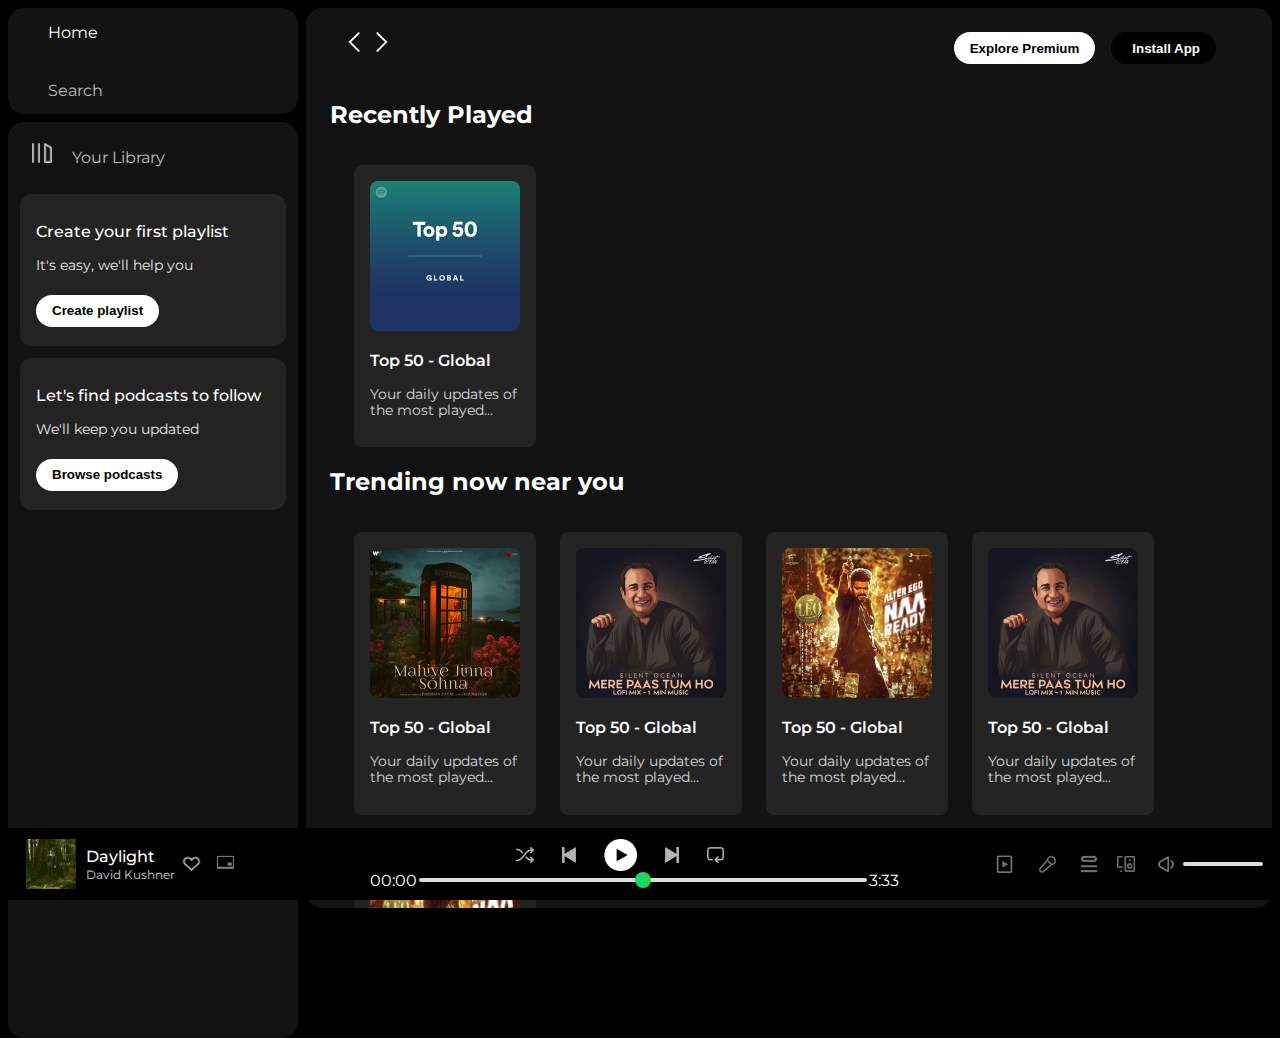
<file: index.html>
<!DOCTYPE html>
<html lang="en">
<head>
    <meta charset="UTF-8">
    <meta name="viewport" content="width=device-width, initial-scale=1.0">
    <link rel="stylesheet" href="https://cdnjs.cloudflare.com/ajax/libs/font-awesome/6.4.2/css/all.min.css" integrity="sha512-z3gLpd7yknf1YoNbCzqRKc4qyor8gaKU1qmn+CShxbuBusANI9QpRohGBreCFkKxLhei6S9CQXFEbbKuqLg0DA==" crossorigin="anonymous" referrerpolicy="no-referrer" />
    <link rel="icon" href="logo.png">
    <title>Spotify - Web Player: Music for everyone</title>
    <link rel="stylesheet" href="lec13-1.css">
    <link rel="preconnect" href="https://fonts.googleapis.com">
<link rel="preconnect" href="https://fonts.gstatic.com" crossorigin>
<link href="https://fonts.googleapis.com/css2?family=Montserrat:wght@300;400;500;600;700&display=swap" rel="stylesheet">
</head>
<body>
    <div class="main">
        <div class="sidebar">
            <div class="nav">
                <div class="nav-option" style="opacity: 1;">
                    <i class="fa-solid fa-house"></i>
                    <a href="#">Home</a>
                </div>
                <div class="nav-option">
                    <i class="fa-solid fa-magnifying-glass"></i>
                    <a href="#">Search</a>
                </div>
            </div>
            <div class="library">
                <div class="options">
                    <div class="lib-option nav-option">
                        <img src="library_icon.png" >
                        <a href="#">Your Library</a>
                    </div>
                    <div class="icons">
                        <i class="fa-solid fa-plus"></i>
                        <i class="fa-solid fa-arrow-right"></i>
                    </div>
                </div>
                <div class="lib-box">
                    <div class="box">
                    <p class="box-p1">Create your first playlist</p>
                        <p class="box-p2">It's easy, we'll help you</p>
                        <button class="badge">Create playlist</button>
                    </div>
                    <div class="box">
                    <p class="box-p1">Let's find podcasts to follow</p>
                        <p class="box-p2">We'll keep you updated</p>
                        <button class="badge">Browse podcasts</button>
                    </div>
                </div>
            </div>
        </div>
        <div class="main-content">
            <div class="sticky-nav">
                <div class="sticky-nav-icons">
                    <img src="backward_icon.png">
                    <img src="forward_icon.png" class="hide">
                </div>
                <div class="sticky-nav-options">
                    <button class="badge nav-item hide">Explore Premium</button>
                    <button class="badge nav-item dark-badge"><i class="fa-regular fa-circle-down" style="margin-right: 5px;"></i>Install App</button>
                    <i class="fa-regular fa-user nav-item"></i>
                </div>

            </div>

                <h2>Recently Played</h2>
                <div class="cards-container">
                    <div class="card">
                        <img src="card1img.jpeg" class="card-img">
                        <p class="card-title">Top 50 - Global</p>
                        <p class="card-info">Your daily updates of the most played...</p>
                    </div>
                 </div>

                <h2>Trending now near you</h2>
                <div class="cards-container">
                    <div class="card">
                        <img src="card2img.jpeg" class="card-img">
                        <p class="card-title">Top 50 - Global</p>
                        <p class="card-info">Your daily updates of the most played...</p>
                    </div>
                    <div class="card">
                        <img src="card3img.jpeg" class="card-img">
                        <p class="card-title">Top 50 - Global</p>
                        <p class="card-info">Your daily updates of the most played...</p>
                    </div>
                    <div class="card">
                        <img src="card4img.jpeg" class="card-img">
                        <p class="card-title">Top 50 - Global</p>
                        <p class="card-info">Your daily updates of the most played...</p>
                    </div>
                    <div class="card">
                        <img src="card3img.jpeg" class="card-img">
                        <p class="card-title">Top 50 - Global</p>
                        <p class="card-info">Your daily updates of the most played...</p>
                    </div>
                    <div class="card">
                        <img src="card4img.jpeg" class="card-img">
                        <p class="card-title">Top 50 - Global</p>
                        <p class="card-info">Your daily updates of the most played...</p>
                    </div>
                 </div>

                 
                <h2>Featured Charts</h2>
                <div class="cards-container">
                    <div class="card">
                        <img src="card5img.jpeg" class="card-img">
                        <p class="card-title">Top Songs - Global</p>
                        <p class="card-info">Your daily updates of the most played...</p>
                    </div>
                    <div class="card">
                        <img src="card6img.jpeg" class="card-img">
                        <p class="card-title">Top Songs - India</p>
                        <p class="card-info">Your daily updates of the most played...</p>
                    </div>
                    <div class="card">
                        <img src="card1img.jpeg" class="card-img">
                        <p class="card-title">Top 50 - Global</p>
                        <p class="card-info">Your daily updates of the most played...</p>
                    </div>
                 </div>
                 <div class="footer">
                    <div class="line"></div>
                 </div>

        </div>
        <div class="music-player">

            <div class="album">
                  <img src="album_picture.jpeg" class="album-img">
                  <div class="album-para">
                      <p class="album-title">Daylight</p>
                      <p class="album-info">David Kushner</p>
                  </div>
                  <img src="album_icon1.png" class="album-icon">
                  <img src="album_icon2.png" class="album-icon" style="height: 2rem;">
            </div>

            <div class="player">
                <div class="player-controls">
                    <img src="player_icon1.png" class="player-control-icon">
                    <img src="player_icon2.png" class="player-control-icon">
                    <img src="player_icon3.png" class="player-control-icon" style="opacity: 1; height: 2rem;">
                    <img src="player_icon4.png" class="player-control-icon">
                    <img src="player_icon5.png" class="player-control-icon">
                </div>
                <div class="playback-bar">
                    <span class="curr-time">00:00</span>
                    <input type="range" min="0" max="100" class="progress-bar" step="1">
                    <span class="tot-time">3:33</span>
                </div>
            </div>
            <div class="controls">
                <img src="controls_icon1.png" class="control-icon" style="height: 2.5rem;">
                <img src="controld_icon2.png" class="control-icon"  style="height: 2.5rem;">
                <img src="controls_icon3.png" class="control-icon" style="height: 1.5rem; opacity: 0.45;">
                <img src="controls_icon4.png" class="control-icon" style="opacity: 0.45;">
                <img src="controls_icon5.png" class="control-icon" style="height: 2.5rem;">
                <input type="range" min="0" max="100" class="volume-bar" step="1">
            </div>
        </div>
    </div>
</body>
</html>
</file>
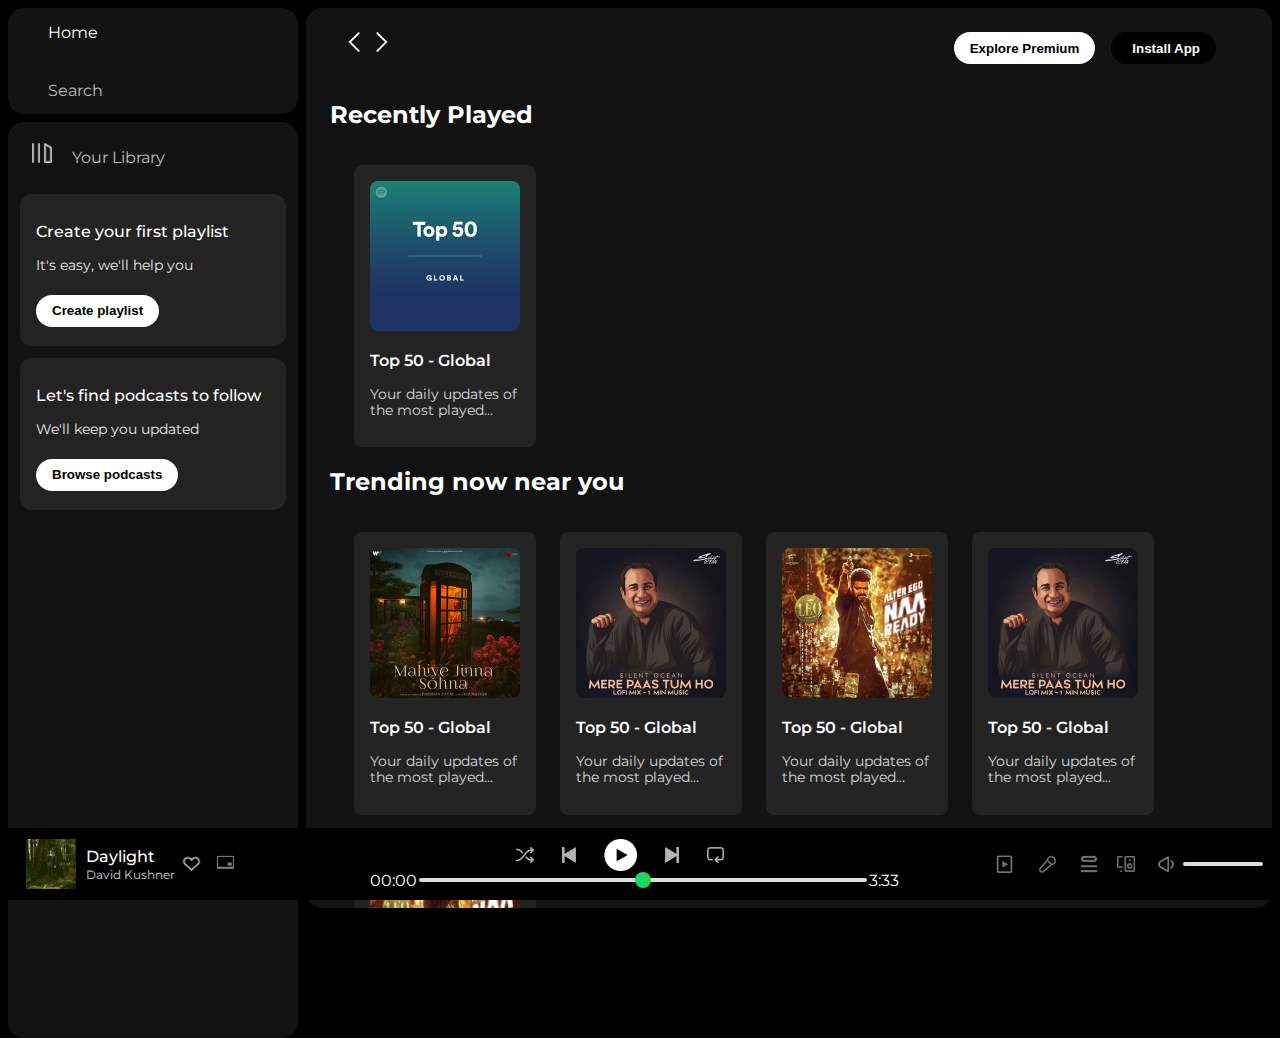
<file: lec13-1.html>
<!DOCTYPE html>
<html lang="en">
<head>
    <meta charset="UTF-8">
    <meta name="viewport" content="width=device-width, initial-scale=1.0">
    <link rel="stylesheet" href="https://cdnjs.cloudflare.com/ajax/libs/font-awesome/6.4.2/css/all.min.css" integrity="sha512-z3gLpd7yknf1YoNbCzqRKc4qyor8gaKU1qmn+CShxbuBusANI9QpRohGBreCFkKxLhei6S9CQXFEbbKuqLg0DA==" crossorigin="anonymous" referrerpolicy="no-referrer" />
    <link rel="icon" href="logo.png">
    <title>Spotify - Web Player: Music for everyone</title>
    <link rel="stylesheet" href="lec13-1.css">
    <link rel="preconnect" href="https://fonts.googleapis.com">
<link rel="preconnect" href="https://fonts.gstatic.com" crossorigin>
<link href="https://fonts.googleapis.com/css2?family=Montserrat:wght@300;400;500;600;700&display=swap" rel="stylesheet">
</head>
<body>
    <div class="main">
        <div class="sidebar">
            <div class="nav">
                <div class="nav-option" style="opacity: 1;">
                    <i class="fa-solid fa-house"></i>
                    <a href="#">Home</a>
                </div>
                <div class="nav-option">
                    <i class="fa-solid fa-magnifying-glass"></i>
                    <a href="#">Search</a>
                </div>
            </div>
            <div class="library">
                <div class="options">
                    <div class="lib-option nav-option">
                        <img src="library_icon.png" >
                        <a href="#">Your Library</a>
                    </div>
                    <div class="icons">
                        <i class="fa-solid fa-plus"></i>
                        <i class="fa-solid fa-arrow-right"></i>
                    </div>
                </div>
                <div class="lib-box">
                    <div class="box">
                    <p class="box-p1">Create your first playlist</p>
                        <p class="box-p2">It's easy, we'll help you</p>
                        <button class="badge">Create playlist</button>
                    </div>
                    <div class="box">
                    <p class="box-p1">Let's find podcasts to follow</p>
                        <p class="box-p2">We'll keep you updated</p>
                        <button class="badge">Browse podcasts</button>
                    </div>
                </div>
            </div>
        </div>
        <div class="main-content">
            <div class="sticky-nav">
                <div class="sticky-nav-icons">
                    <img src="backward_icon.png">
                    <img src="forward_icon.png" class="hide">
                </div>
                <div class="sticky-nav-options">
                    <button class="badge nav-item hide">Explore Premium</button>
                    <button class="badge nav-item dark-badge"><i class="fa-regular fa-circle-down" style="margin-right: 5px;"></i>Install App</button>
                    <i class="fa-regular fa-user nav-item"></i>
                </div>

            </div>

                <h2>Recently Played</h2>
                <div class="cards-container">
                    <div class="card">
                        <img src="card1img.jpeg" class="card-img">
                        <p class="card-title">Top 50 - Global</p>
                        <p class="card-info">Your daily updates of the most played...</p>
                    </div>
                 </div>

                <h2>Trending now near you</h2>
                <div class="cards-container">
                    <div class="card">
                        <img src="card2img.jpeg" class="card-img">
                        <p class="card-title">Top 50 - Global</p>
                        <p class="card-info">Your daily updates of the most played...</p>
                    </div>
                    <div class="card">
                        <img src="card3img.jpeg" class="card-img">
                        <p class="card-title">Top 50 - Global</p>
                        <p class="card-info">Your daily updates of the most played...</p>
                    </div>
                    <div class="card">
                        <img src="card4img.jpeg" class="card-img">
                        <p class="card-title">Top 50 - Global</p>
                        <p class="card-info">Your daily updates of the most played...</p>
                    </div>
                    <div class="card">
                        <img src="card3img.jpeg" class="card-img">
                        <p class="card-title">Top 50 - Global</p>
                        <p class="card-info">Your daily updates of the most played...</p>
                    </div>
                    <div class="card">
                        <img src="card4img.jpeg" class="card-img">
                        <p class="card-title">Top 50 - Global</p>
                        <p class="card-info">Your daily updates of the most played...</p>
                    </div>
                 </div>

                 
                <h2>Featured Charts</h2>
                <div class="cards-container">
                    <div class="card">
                        <img src="card5img.jpeg" class="card-img">
                        <p class="card-title">Top Songs - Global</p>
                        <p class="card-info">Your daily updates of the most played...</p>
                    </div>
                    <div class="card">
                        <img src="card6img.jpeg" class="card-img">
                        <p class="card-title">Top Songs - India</p>
                        <p class="card-info">Your daily updates of the most played...</p>
                    </div>
                    <div class="card">
                        <img src="card1img.jpeg" class="card-img">
                        <p class="card-title">Top 50 - Global</p>
                        <p class="card-info">Your daily updates of the most played...</p>
                    </div>
                 </div>
                 <div class="footer">
                    <div class="line"></div>
                 </div>

        </div>
        <div class="music-player">

            <div class="album">
                  <img src="album_picture.jpeg" class="album-img">
                  <div class="album-para">
                      <p class="album-title">Daylight</p>
                      <p class="album-info">David Kushner</p>
                  </div>
                  <img src="album_icon1.png" class="album-icon">
                  <img src="album_icon2.png" class="album-icon" style="height: 2rem;">
            </div>

            <div class="player">
                <div class="player-controls">
                    <img src="player_icon1.png" class="player-control-icon">
                    <img src="player_icon2.png" class="player-control-icon">
                    <img src="player_icon3.png" class="player-control-icon" style="opacity: 1; height: 2rem;">
                    <img src="player_icon4.png" class="player-control-icon">
                    <img src="player_icon5.png" class="player-control-icon">
                </div>
                <div class="playback-bar">
                    <span class="curr-time">00:00</span>
                    <input type="range" min="0" max="100" class="progress-bar" step="1">
                    <span class="tot-time">3:33</span>
                </div>
            </div>
            <div class="controls">
                <img src="controls_icon1.png" class="control-icon" style="height: 2.5rem;">
                <img src="controld_icon2.png" class="control-icon"  style="height: 2.5rem;">
                <img src="controls_icon3.png" class="control-icon" style="height: 1.5rem; opacity: 0.45;">
                <img src="controls_icon4.png" class="control-icon" style="opacity: 0.45;">
                <img src="controls_icon5.png" class="control-icon" style="height: 2.5rem;">
                <input type="range" min="0" max="100" class="volume-bar" step="1">
            </div>
        </div>
    </div>
</body>
</html>
</file>
<file: lec13-1.css>
body {
    font-family: 'Montserrat', sans-serif;
    margin: 0;
    background-color: #000;
    color: #fff;
    overflow: hidden;
}

.main {
    display: flex;
    height: 100vh;
    padding: 0.5rem;
}

.sidebar {
    background-color: #000;
    width: 290px;
    border-radius: 1rem;   /* 16px */
    margin-right: 0.5rem;
}

.main-content {
    background-color: #121212;
    flex: 1;
    border-radius: 1rem;
    overflow: auto;
    padding: 0 1.5rem 0 1.5rem;
}

.music-player {
    background-color: #000;
    position: fixed;
    bottom: 0px;
    width: 100%;
    height: 72px;
}

a {
    text-decoration: none;
    color: #fff;
}

.nav {
    background-color: #121212;
    border-radius: 1rem;
    display: flex;
    flex-direction: column;
    justify-content: center;
    height: 90px;
    padding: 0.5rem 0.75rem;
}

.nav-option {
    line-height: 2.5rem;
    opacity: 0.7;
    padding: 0.5rem 0.75rem;
}

.nav-option:hover {
    opacity: 1;
}

.nav-option i {
    font-size: 1.25rem;
}

.nav-option a {
    font-size: 1rem;
    margin-left: 1rem;
}

.library  {
    background-color: #121212;
    border-radius: 1rem;
    height: 100%;
    margin-top: 0.5rem;
    padding: 0.5rem 0.75rem;
}

.options {
    display: flex;
    justify-content: space-between;
    align-items: center;
}

.lib-option img {
    height: 1.25rem;
    width: 1.25rem;
}

.icons {
    font-size: 1.25rem;
    display: flex;
}

.icons i {
    opacity: 0.7;
    margin-right: 1rem;
}

.icons i:hover {
     opacity: 1;
}

.box {
    background-color: #232323;
    height: 8rem; 
    border-radius: 0.75rem;
    margin: 0.5rem 0 0.75rem 0;
    padding: 0.75rem 1rem;
}

.box-p1 {
    font-size: 1rem;
    font-weight: 500;
}

.box-p2 {
    font-size: 0.85rem;
    opacity: 0.9;
}

.badge {
    background-color: #fff;
    border: none;
    border-radius: 100px;
    padding: 0.25rem 1rem;
    font-weight: 700;
    margin-top: 0.5rem;
    height: 2rem;
    width: fit-content;
}

.dark-badge {
    background-color: #000;
    color: #fff;
}

.sticky-nav {
    position: sticky;
    top: 0;
    background-color: #121212;
    display: flex;
    justify-content: space-between;
    align-items: center;
    padding: 1rem 0 1rem 0;
    z-index: 10;
}

.sticky-nav-icons {
    margin-left: 0.75rem;
}

.sticky-nav-options {
    display: flex;
    justify-content: center;
    align-items: center;
}

.nav-item {
    margin-right: 1rem;
}

@media (max-width: 1000px) {
    .hide {
        display: none;
    }
}

.card {
    background-color: #232323;
    width: 150px;
    border-radius: 0.5rem;
    padding: 1rem;
    margin-left: 1.5rem;
    margin-top: 1rem;
}

.cards-container {
    display: flex;
    flex-wrap: wrap;
}

.card-img {
    width: 100%;
    border-radius: 0.5rem;
}

.card-title {
    font-weight: 600;
}

.card-info {
    font-size: 0.85rem;
    opacity: 0.8;
}

.footer {
    height: 300px;
    display: flex;
    align-items: center;
    justify-content: center;
}

.line {
    width: 90%;
    height: 50%;
    border-top: 1px solid white;
    opacity: 0.4;
}

.music-player {
    display: flex;
    justify-content: space-between;
    align-items: center;
}


.player {
    width: 50%;
}


.player-controls {
    display: flex;
    justify-content: center;
    align-items: center;
}

.player-control-icon {
    height: 1rem;
    margin-right: 1.75rem;
    opacity: 0.7;
}

.player-control-icon:hover {
    opacity: 1;
}

.playback-bar {
    display: flex;
    justify-content: center;
    align-items: center;
}

.progress-bar {
    width: 70%;
    appearance: none;
    background-color: transparent;
    cursor: pointer;
}

.progress-bar::-webkit-slider-runnable-track {
    background-color: #ddd;
    border-radius: 100px;
    height: 0.2rem;
}

.progress-bar::-webkit-slider-thumb {
    appearance: none;
    height: 1rem;
    width: 1rem;
    background-color: #1bd760;
    border-radius: 50%;
    margin-top: -6px;
}


.album {
    height: 70%;
    width: 25%;
    display: flex;
    justify-content: center;
    align-items: center;
    margin-left: -1.75rem;
    margin-top: 1rem;
    margin-bottom: 1rem;
}

.album-img {
    height: 50px;
    width: 50px;
}

.album-icon {
    height: 1.3rem;
    margin-right: 1.75rem;
    opacity: 0.7;
    margin-left: -4px;
    margin-right: 15px;
}

.album-icon:hover {
    opacity: 1;
}

.album-para {
    margin: 10px;
}
.album-title {
    font-weight: 500;
    line-height: 0px;
}

.album-info {
    font-size: 0.75rem;
    opacity: 0.8;
    line-height: 3px;
}


.controls {
    width: 25%;
    display: flex;
    justify-content: center;
    align-items: center;
}

.control-icon {
    height: 1rem;
    margin-right: 1rem;
    opacity: 0.7;
}

.control-icon:hover {
    opacity: 1;
}

.volume-bar {
    width: 25%;
    margin-left: -11px;
    appearance: none;
    background-color: transparent;
    cursor: pointer;
}

.volume-bar::-webkit-slider-runnable-track {
    background-color: #ddd;
    border-radius: 100px;
    height: 0.2rem;
}

.volume-bar::-webkit-slider-thumb {
    appearance: none;
    height: 1rem;
    width: 1rem;
    background-color: transparent;
    border-radius: 50%;
    margin-top: -6px;
}
</file>
